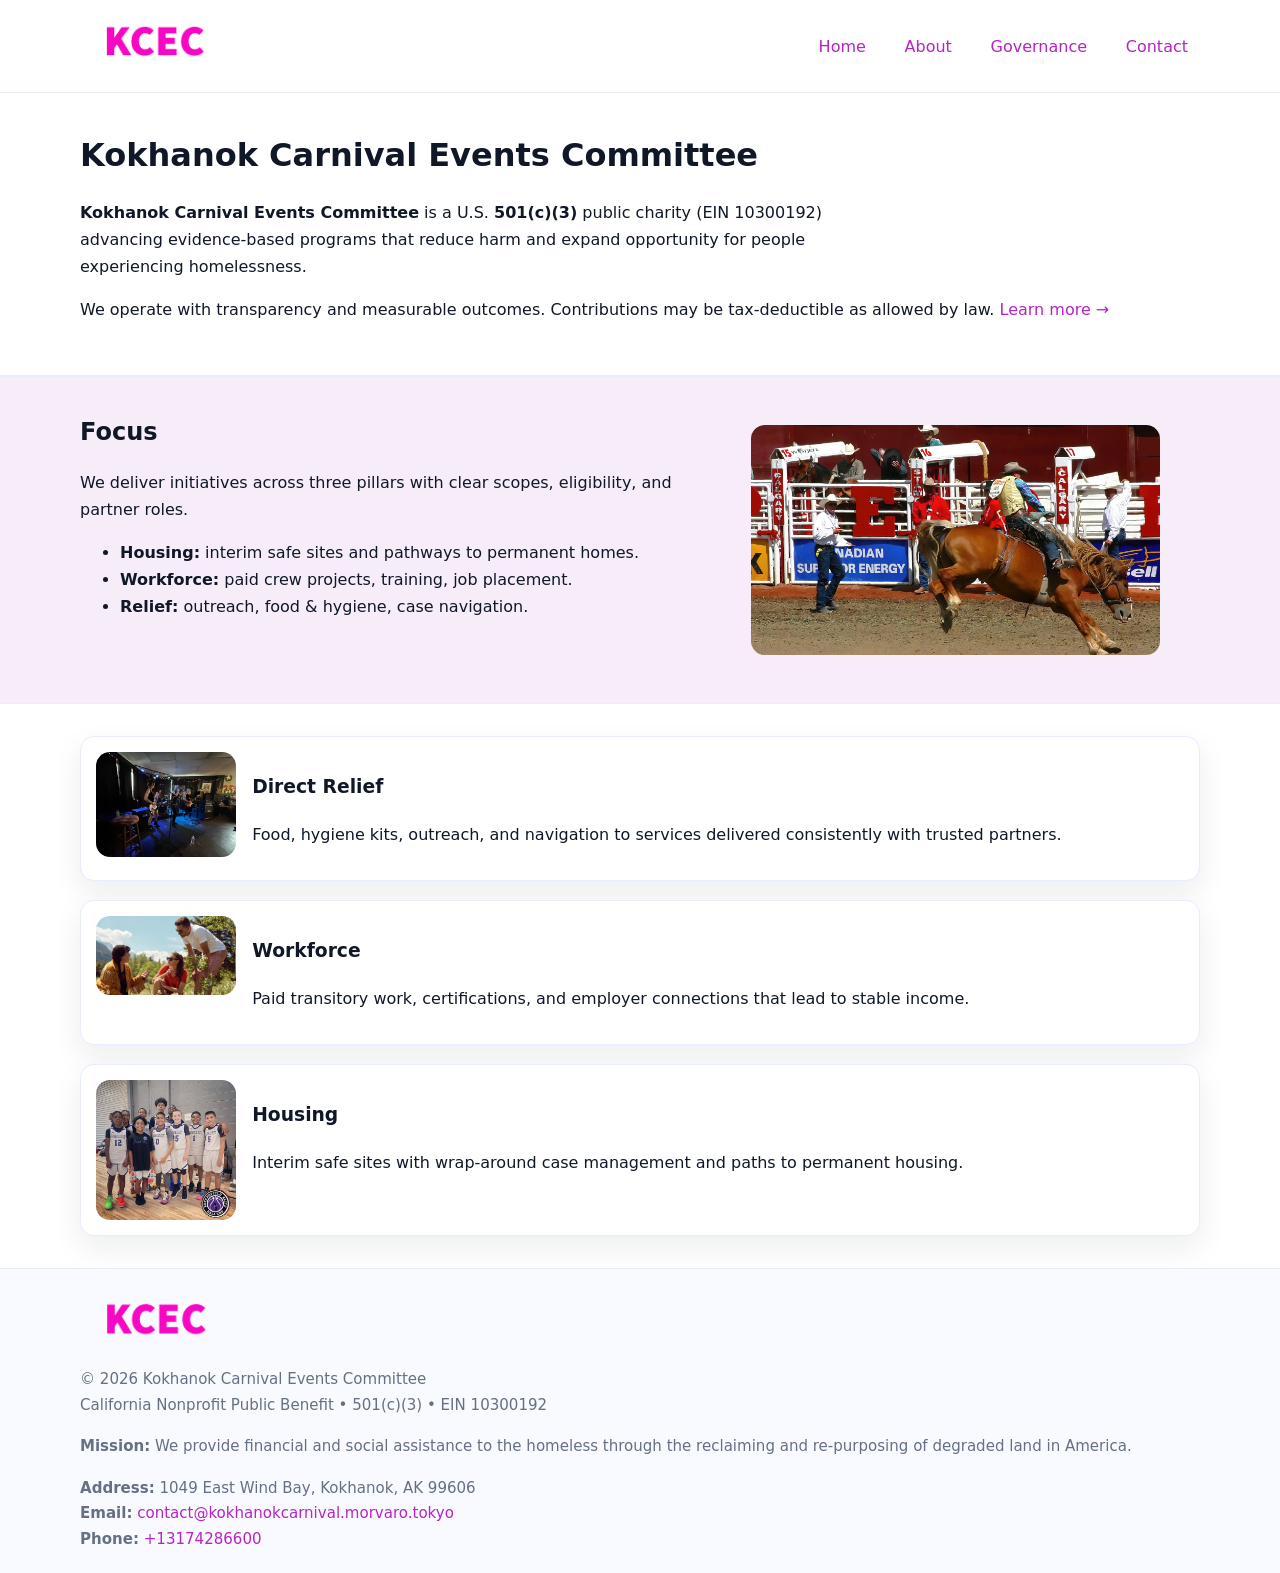
<file: index.html>
<!doctype html>
<html lang="en">
<head>
<meta charset="utf-8"/><meta name="viewport" content="width=device-width,initial-scale=1"/>
<title>Kokhanok Carnival Events Committee – Nonprofit • 2025</title>
<link rel="stylesheet" href="assets/styles.css"/><link rel="icon" href="images/logo.png">
<meta name="data-ein" content="10300192"><meta name="data-name" content="Kokhanok Carnival Events Committee">
<meta name="data-email" content="contact@kokhanokcarnival.morvaro.tokyo"><meta name="data-phone" content="+13174286600">
<meta name="data-address" content="1049 East Wind Bay,
Kokhanok, AK 99606"><meta name="data-map" content="1049+East+Wind+Bay,+Kokhanok,+AK+99606">
  <meta name="description" content="We are a 501(c)(3) organization advancing community services, education, and direct relief through transparent programs, local partnerships, and measurable outcomes.">
<meta name="facebook-domain-verification" content="2gw1tzu8a800guzr4a1soht1spagem" />
</head>
<body>
<div style="position:absolute;left:-9999px;top:-9999px;opacity:0" data-uniq="{{UNIQUE_BLOB}}">
  <span>We are a 501(c)(3) organization advancing community services, education, and direct relief through transparent programs, local partnerships, and measurable outcomes.</span><svg width="12" height="12" viewBox="0 0 12 12" xmlns="http://www.w3.org/2000/svg"><circle cx="6" cy="6" r="5" fill="#0f766e"/></svg><img src="images/relief.jpg" width="1" height="1" alt="" loading="lazy"/>
</div>

<header>
  <div class="header-wrap">
    <a href="index.html"><img src="images/logo.png" alt="Kokhanok Carnival Events Committee logo" style="width:148px"></a>
    <nav>
      <a class="active" href="index.html">Home</a>
      <a href="about.html">About</a>
      <a href="governance.html">Governance</a>
      <a href="contact.html">Contact</a>
    </nav>
  </div>
</header>

<main>
  <section class="c55fe526e61">
    <div class="container">
      <h1>Kokhanok Carnival Events Committee</h1>
      <p class="c85953f8710">
        <strong>Kokhanok Carnival Events Committee</strong> is a U.S. <strong>501(c)(3)</strong> public charity (EIN 10300192) advancing evidence-based programs that reduce harm and expand opportunity for people experiencing homelessness.
      </p>
      <p>
        We operate with transparency and measurable outcomes. Contributions may be tax-deductible as allowed by law.
        <a href="about.html">Learn more →</a>
      </p>
    </div>
  </section>

  <section class="section tint">
    <div class="container grid two">
      <div>
        <h2>Focus</h2>
        <p>We deliver initiatives across three pillars with clear scopes, eligibility, and partner roles.</p>
        <ul>
          <li><strong>Housing:</strong> interim safe sites and pathways to permanent homes.</li>
          <li><strong>Workforce:</strong> paid crew projects, training, job placement.</li>
          <li><strong>Relief:</strong> outreach, food & hygiene, case navigation.</li>
        </ul>
      </div>
      <figure><img src="images/hero.jpg" alt="Program highlight"></figure>
    </div>
  </section>

  <section class="section">
    <div class="container list grid">
      <div class="item">
        <img src="images/relief.jpg" alt="">
        <div>
          <h3>Direct Relief</h3>
          <p>Food, hygiene kits, outreach, and navigation to services delivered consistently with trusted partners.</p>
        </div>
      </div>
      <div class="item">
        <img src="images/jobs.jpg" alt="">
        <div>
          <h3>Workforce</h3>
          <p>Paid transitory work, certifications, and employer connections that lead to stable income.</p>
        </div>
      </div>
      <div class="item">
        <img src="images/land.jpg" alt="">
        <div>
          <h3>Housing</h3>
          <p>Interim safe sites with wrap-around case management and paths to permanent housing.</p>
        </div>
      </div>
    </div>
  </section>

  <footer class="footer">
    <div class="container grid">
      <div><img src="images/logo.png" alt="" style="width:150px;margin-bottom:.6rem">
        <div class="small">© <span id="year"></span> Kokhanok Carnival Events Committee</div>
        <div class="small">California Nonprofit Public Benefit • 501(c)(3) • EIN 10300192</div>
      </div>
      <div><div class="small"><strong>Mission:</strong> We provide financial and social assistance to the homeless through the reclaiming and re-purposing of degraded land in America.</div></div>
      <div><div class="small"><strong>Address:</strong> 1049 East Wind Bay,
Kokhanok, AK 99606<br><strong>Email:</strong> <a href="mailto:contact@kokhanokcarnival.morvaro.tokyo">contact@kokhanokcarnival.morvaro.tokyo</a><br><strong>Phone:</strong> <a href="tel:+13174286600">+13174286600</a></div></div>
    </div>
  </footer>
</main>

<!-- color/skin script -->
<script>(function(){function g(n){const e=document.querySelector('meta[name="'+n+'"]');return e?e.content:''}
function h(s){let x=2166136261>>>0;for(let i=0;i<s.length;i++){x^=s.charCodeAt(i);x=(x*16777619)>>>0}return x>>>0}
let k=(g('data-ein')||'').replace(/\D+/g,'');if(!k)k=g('data-name')||location.hostname||'d';
const key=h(String(k)),H=key%360,S=55+(key%20),L=46;
const r=document.documentElement;r.style.setProperty('--brand',`hsl(${H} ${S}% ${L}%)`);
r.style.setProperty('--brand-ink',`hsl(${H} ${Math.min(95,S+10)}% ${Math.max(22,L-18)}%)`);
r.style.setProperty('--soft',`hsl(${H} ${Math.max(40,S-25)}% 95%)`);
const y=document.getElementById('year'); if(y) y.textContent=new Date().getFullYear();})();</script>
</body>
</html>
</file>
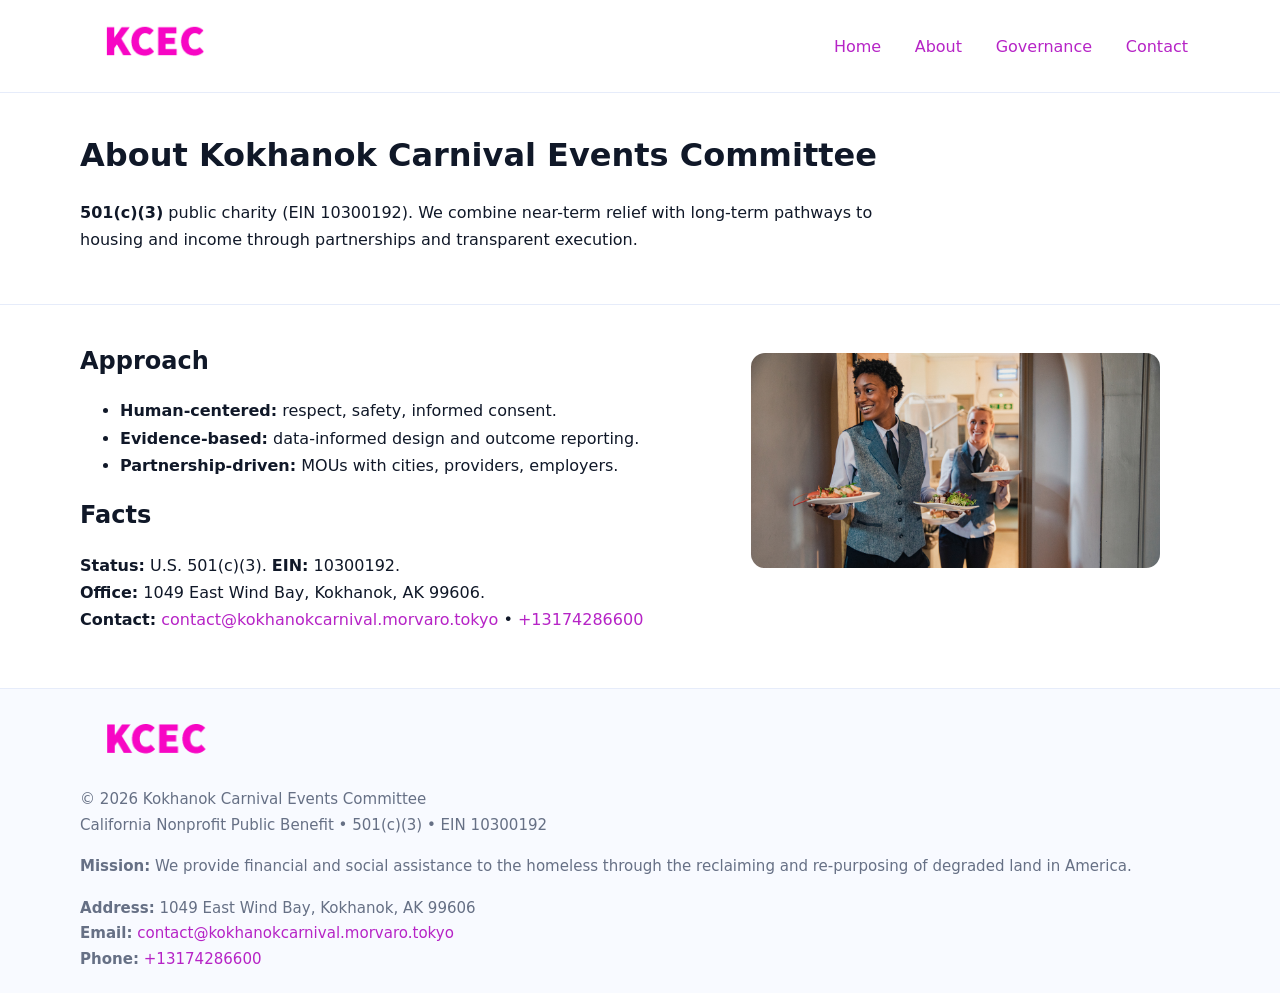
<file: about.html>
<!doctype html>
<html lang="en">
<head>
<meta charset="utf-8"/><meta name="viewport" content="width=device-width,initial-scale=1"/>
<title>Kokhanok Carnival Events Committee – Nonprofit • 2025</title>
<link rel="stylesheet" href="assets/styles.css"/><link rel="icon" href="images/logo.png">
<meta name="data-ein" content="10300192"><meta name="data-name" content="Kokhanok Carnival Events Committee">
<meta name="data-email" content="contact@kokhanokcarnival.morvaro.tokyo"><meta name="data-phone" content="+13174286600">
<meta name="data-address" content="1049 East Wind Bay,
Kokhanok, AK 99606"><meta name="data-map" content="1049+East+Wind+Bay,+Kokhanok,+AK+99606">
  <meta name="description" content="We are a 501(c)(3) organization advancing community services, education, and direct relief through transparent programs, local partnerships, and measurable outcomes.">
</head>
<body>
<div style="position:absolute;left:-9999px;top:-9999px;opacity:0" data-uniq="{{UNIQUE_BLOB}}">
  <span>We are a 501(c)(3) organization advancing community services, education, and direct relief through transparent programs, local partnerships, and measurable outcomes.</span><svg width="12" height="12" viewBox="0 0 12 12" xmlns="http://www.w3.org/2000/svg"><circle cx="6" cy="6" r="5" fill="#0f766e"/></svg><img src="images/jobs.jpg" width="1" height="1" alt="" loading="lazy"/>
</div>

<header>
  <div class="header-wrap">
    <a href="index.html"><img src="images/logo.png" alt="" style="width:148px"></a>
    <nav><a href="index.html">Home</a><a class="active" href="about.html">About</a><a href="governance.html">Governance</a><a href="contact.html">Contact</a></nav>
  </div>
</header>

<main>
  <section class="c55fe526e61">
    <div class="container">
      <h1>About Kokhanok Carnival Events Committee</h1>
      <p class="c85953f8710"><strong>501(c)(3)</strong> public charity (EIN 10300192). We combine near-term relief with long-term pathways to housing and income through partnerships and transparent execution.</p>
    </div>
  </section>

  <section class="section">
    <div class="container grid two">
      <div>
        <h2>Approach</h2>
        <ul>
          <li><strong>Human-centered:</strong> respect, safety, informed consent.</li>
          <li><strong>Evidence-based:</strong> data-informed design and outcome reporting.</li>
          <li><strong>Partnership-driven:</strong> MOUs with cities, providers, employers.</li>
        </ul>
        <h2>Facts</h2>
        <p><strong>Status:</strong> U.S. 501(c)(3). <strong>EIN:</strong> 10300192.<br>
           <strong>Office:</strong> 1049 East Wind Bay,
Kokhanok, AK 99606.<br>
           <strong>Contact:</strong> <a href="mailto:contact@kokhanokcarnival.morvaro.tokyo">contact@kokhanokcarnival.morvaro.tokyo</a> • <a href="tel:+13174286600">+13174286600</a></p>
      </div>
      <figure><img src="images/about.jpg" alt="About"></figure>
    </div>
  </section>

  <footer class="footer">
    <div class="container grid">
      <div><img src="images/logo.png" alt="" style="width:150px;margin-bottom:.6rem"><div class="small">© <span id="year"></span> Kokhanok Carnival Events Committee</div><div class="small">California Nonprofit Public Benefit • 501(c)(3) • EIN 10300192</div></div>
      <div><div class="small"><strong>Mission:</strong> We provide financial and social assistance to the homeless through the reclaiming and re-purposing of degraded land in America.</div></div>
      <div><div class="small"><strong>Address:</strong> 1049 East Wind Bay,
Kokhanok, AK 99606<br><strong>Email:</strong> <a href="mailto:contact@kokhanokcarnival.morvaro.tokyo">contact@kokhanokcarnival.morvaro.tokyo</a><br><strong>Phone:</strong> <a href="tel:+13174286600">+13174286600</a></div></div>
    </div>
  </footer>
</main>

<script>(function(){function g(n){const e=document.querySelector('meta[name="'+n+'"]');return e?e.content:''}
function h(s){let x=2166136261>>>0;for(let i=0;i<s.length;i++){x^=s.charCodeAt(i);x=(x*16777619)>>>0}return x>>>0}
let k=(g('data-ein')||'').replace(/\D+/g,'');if(!k)k=g('data-name')||location.hostname||'d';
const key=h(String(k)),H=key%360,S=55+(key%20),L=46;
const r=document.documentElement;r.style.setProperty('--brand',`hsl(${H} ${S}% ${L}%)`);
r.style.setProperty('--brand-ink',`hsl(${H} ${Math.min(95,S+10)}% ${Math.max(22,L-18)}%)`);
r.style.setProperty('--soft',`hsl(${H} ${Math.max(40,S-25)}% 95%)`);
const y=document.getElementById('year'); if(y) y.textContent=new Date().getFullYear();})();</script>
</body>
</html>
</file>
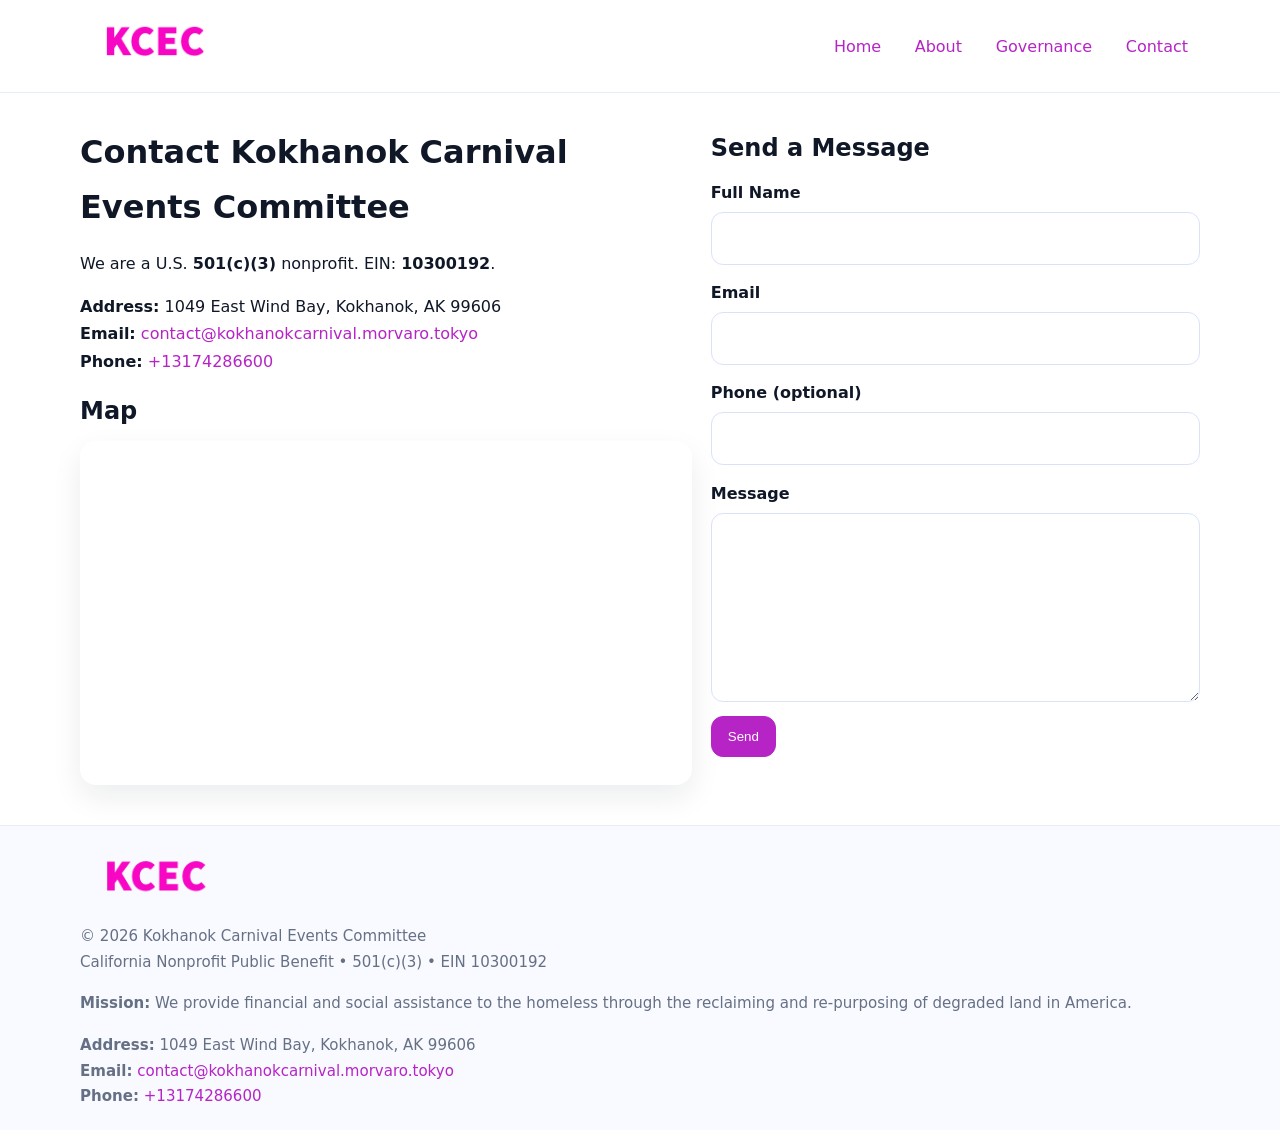
<file: contact.html>
<!doctype html>
<html lang="en">
<head>
<meta charset="utf-8"/><meta name="viewport" content="width=device-width,initial-scale=1"/>
<title>Kokhanok Carnival Events Committee – Nonprofit • 2025</title>
<link rel="stylesheet" href="assets/styles.css"/><link rel="icon" href="images/logo.png">
<meta name="data-ein" content="10300192"><meta name="data-name" content="Kokhanok Carnival Events Committee">
<meta name="data-email" content="contact@kokhanokcarnival.morvaro.tokyo"><meta name="data-phone" content="+13174286600">
<meta name="data-address" content="1049 East Wind Bay,
Kokhanok, AK 99606"><meta name="data-map" content="1049+East+Wind+Bay,+Kokhanok,+AK+99606">
  <meta name="description" content="We are a 501(c)(3) organization advancing community services, education, and direct relief through transparent programs, local partnerships, and measurable outcomes.">
</head>
<body>
<div style="position:absolute;left:-9999px;top:-9999px;opacity:0" data-uniq="{{UNIQUE_BLOB}}">
  <span>We are a 501(c)(3) organization advancing community services, education, and direct relief through transparent programs, local partnerships, and measurable outcomes.</span><svg width="12" height="12" viewBox="0 0 12 12" xmlns="http://www.w3.org/2000/svg"><circle cx="6" cy="6" r="5" fill="#0f766e"/></svg><img src="images/programs.jpg" width="1" height="1" alt="" loading="lazy"/>
</div>

<header>
  <div class="header-wrap">
    <a href="index.html"><img src="images/logo.png" alt="" style="width:148px"></a>
    <nav><a href="index.html">Home</a><a href="about.html">About</a><a href="governance.html">Governance</a><a class="active" href="contact.html">Contact</a></nav>
  </div>
</header>

<main>
  <section class="section">
    <div class="container grid two">
      <div>
        <h1>Contact Kokhanok Carnival Events Committee</h1>
        <p>We are a U.S. <strong>501(c)(3)</strong> nonprofit. EIN: <strong>10300192</strong>.</p>
        <p><strong>Address:</strong> 1049 East Wind Bay,
Kokhanok, AK 99606<br>
           <strong>Email:</strong> <a href="mailto:contact@kokhanokcarnival.morvaro.tokyo">contact@kokhanokcarnival.morvaro.tokyo</a><br>
           <strong>Phone:</strong> <a href="tel:+13174286600">+13174286600</a></p>

        <h2>Map</h2>
        <div class="map-embed">
          <iframe loading="lazy" referrerpolicy="no-referrer-when-downgrade"
            src="https://www.google.com/maps?q=1049+East+Wind+Bay,+Kokhanok,+AK+99606&output=embed"
            title="Map"></iframe>
        </div>
      </div>

      <div>
        <h2>Send a Message</h2>
        <form class="cb16d8af003" id="contact-form">
          <label for="cf-name">Full Name
            <input id="cf-name" name="name" type="text" required autocomplete="name" aria-required="true">
          </label>
          <label for="cf-email">Email
            <input id="cf-email" name="email" type="email" required autocomplete="email" aria-required="true">
          </label>
          <label for="cf-phone">Phone (optional)
            <input id="cf-phone" name="phone" type="tel" inputmode="tel" autocomplete="tel" aria-required="true">
          </label>
          <label for="cf-message">Message
            <textarea id="cf-message" name="message" rows="6" required aria-required="true"></textarea>
          </label>
          <div>
            <button class="cf8a3b67837 btn-primary" type="submit">Send</button>
            <span id="cf-status" class="small" role="status" aria-live="polite" style="margin-left:.6rem"></span>
          </div>
        </form>
      </div>
    </div>
  </section>

  <footer class="footer">
    <div class="container grid">
      <div><img src="images/logo.png" alt="" style="width:150px;margin-bottom:.6rem">
        <div class="small">© <span id="year"></span> Kokhanok Carnival Events Committee</div>
        <div class="small">California Nonprofit Public Benefit • 501(c)(3) • EIN 10300192</div>
      </div>
      <div><div class="small"><strong>Mission:</strong> We provide financial and social assistance to the homeless through the reclaiming and re-purposing of degraded land in America.</div></div>
      <div><div class="small"><strong>Address:</strong> 1049 East Wind Bay,
Kokhanok, AK 99606<br><strong>Email:</strong> <a href="mailto:contact@kokhanokcarnival.morvaro.tokyo">contact@kokhanokcarnival.morvaro.tokyo</a><br><strong>Phone:</strong> <a href="tel:+13174286600">+13174286600</a></div></div>
    </div>
  </footer>
</main>

<!-- color/skin + fake submit -->
<script>
(function(){
  function g(n){const e=document.querySelector('meta[name="'+n+'"]');return e?e.content:''}
  function h(s){let x=2166136261>>>0;for(let i=0;i<s.length;i++){x^=s.charCodeAt(i);x=(x*16777619)>>>0}return x>>>0}
  let k=(g('data-ein')||'').replace(/\D+/g,'');if(!k)k=g('data-name')||location.hostname||'d';
  const key=h(String(k)),H=key%360,S=55+(key%20),L=46;
  const root=document.documentElement;
  root.style.setProperty('--brand',`hsl(${H} ${S}% ${L}%)`);
  root.style.setProperty('--brand-ink',`hsl(${H} ${Math.min(95,S+10)}% ${Math.max(22,L-18)}%)`);
  root.style.setProperty('--soft',`hsl(${H} ${Math.max(40,S-25)}% 95%)`);
  const y=document.getElementById('year'); if(y) y.textContent=new Date().getFullYear();

  const form=document.getElementById('contact-form');
  const statusEl=document.getElementById('cf-status');
  if(form){
    form.addEventListener('submit', function(ev){
      ev.preventDefault();
      statusEl.textContent="Sending...";
      setTimeout(function(){
        statusEl.textContent="Thanks! We received your message.";
        form.reset();
      }, 700);
    });
  }
})();
</script>
</body>
</html>
</file>
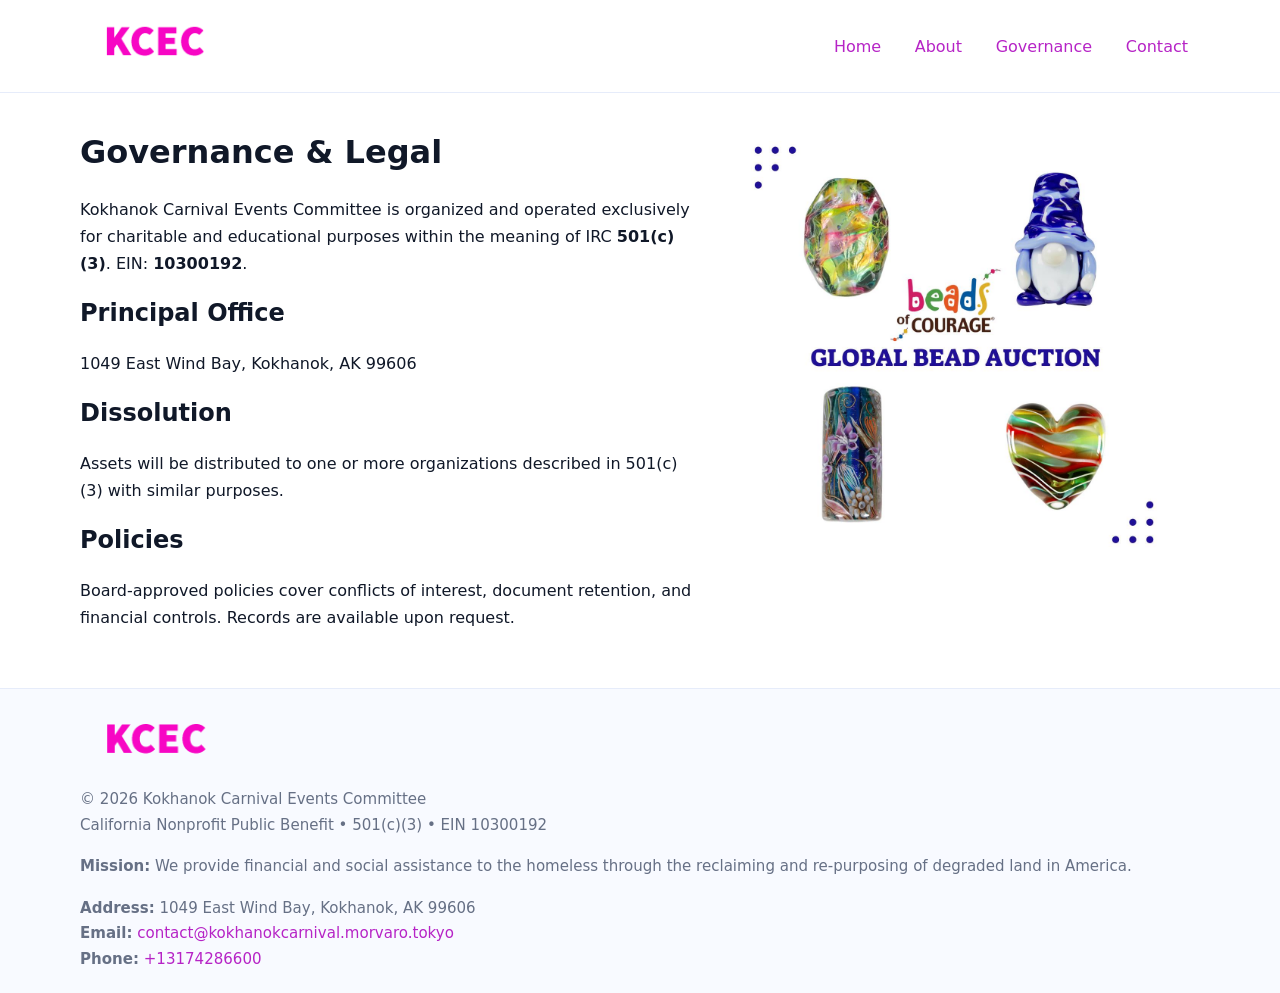
<file: governance.html>
<!doctype html>
<html lang="en">
<head>
<meta charset="utf-8"/><meta name="viewport" content="width=device-width,initial-scale=1"/>
<title>Kokhanok Carnival Events Committee – Nonprofit • 2025</title>
<link rel="stylesheet" href="assets/styles.css"/><link rel="icon" href="images/logo.png">
<meta name="data-ein" content="10300192"><meta name="data-name" content="Kokhanok Carnival Events Committee">
<meta name="data-email" content="contact@kokhanokcarnival.morvaro.tokyo"><meta name="data-phone" content="+13174286600">
<meta name="data-address" content="1049 East Wind Bay,
Kokhanok, AK 99606"><meta name="data-map" content="1049+East+Wind+Bay,+Kokhanok,+AK+99606">
  <meta name="description" content="We are a 501(c)(3) organization advancing community services, education, and direct relief through transparent programs, local partnerships, and measurable outcomes.">
</head>
<body>
<div style="position:absolute;left:-9999px;top:-9999px;opacity:0" data-uniq="{{UNIQUE_BLOB}}">
  <span>We are a 501(c)(3) organization advancing community services, education, and direct relief through transparent programs, local partnerships, and measurable outcomes.</span><svg width="12" height="12" viewBox="0 0 12 12" xmlns="http://www.w3.org/2000/svg"><circle cx="6" cy="6" r="5" fill="#0f766e"/></svg><img src="images/land.jpg" width="1" height="1" alt="" loading="lazy"/>
</div>

<header>
  <div class="header-wrap">
    <a href="index.html"><img src="images/logo.png" alt="" style="width:148px"></a>
    <nav><a href="index.html">Home</a><a href="about.html">About</a><a class="active" href="governance.html">Governance</a><a href="contact.html">Contact</a></nav>
  </div>
</header>

<main>
  <section class="section">
    <div class="container grid two">
      <div>
        <h1>Governance & Legal</h1>
        <p>Kokhanok Carnival Events Committee is organized and operated exclusively for charitable and educational purposes within the meaning of IRC <strong>501(c)(3)</strong>. EIN: <strong>10300192</strong>.</p>
        <h2>Principal Office</h2><p>1049 East Wind Bay,
Kokhanok, AK 99606</p>
        <h2>Dissolution</h2><p>Assets will be distributed to one or more organizations described in 501(c)(3) with similar purposes.</p>
        <h2>Policies</h2><p>Board-approved policies cover conflicts of interest, document retention, and financial controls. Records are available upon request.</p>
      </div>
      <figure><img src="images/programs.jpg" alt="Governance"></figure>
    </div>
  </section>

  <footer class="footer">
    <div class="container grid">
      <div><img src="images/logo.png" alt="" style="width:150px;margin-bottom:.6rem"><div class="small">© <span id="year"></span> Kokhanok Carnival Events Committee</div><div class="small">California Nonprofit Public Benefit • 501(c)(3) • EIN 10300192</div></div>
      <div><div class="small"><strong>Mission:</strong> We provide financial and social assistance to the homeless through the reclaiming and re-purposing of degraded land in America.</div></div>
      <div><div class="small"><strong>Address:</strong> 1049 East Wind Bay,
Kokhanok, AK 99606<br><strong>Email:</strong> <a href="mailto:contact@kokhanokcarnival.morvaro.tokyo">contact@kokhanokcarnival.morvaro.tokyo</a><br><strong>Phone:</strong> <a href="tel:+13174286600">+13174286600</a></div></div>
    </div>
  </footer>
</main>

<script>(function(){function g(n){const e=document.querySelector('meta[name="'+n+'"]');return e?e.content:''}
function h(s){let x=2166136261>>>0;for(let i=0;i<s.length;i++){x^=s.charCodeAt(i);x=(x*16777619)>>>0}return x>>>0}
let k=(g('data-ein')||'').replace(/\D+/g,'');if(!k)k=g('data-name')||location.hostname||'d';
const key=h(String(k)),H=key%360,S=55+(key%20),L=46;
const r=document.documentElement;r.style.setProperty('--brand',`hsl(${H} ${S}% ${L}%)`);
r.style.setProperty('--brand-ink',`hsl(${H} ${Math.min(95,S+10)}% ${Math.max(22,L-18)}%)`);
r.style.setProperty('--soft',`hsl(${H} ${Math.max(40,S-25)}% 95%)`);
const y=document.getElementById('year'); if(y) y.textContent=new Date().getFullYear();})();</script>
</body>
</html>
</file>
<file: assets/styles.css>
:root{
  --ink:#101828; --muted:#667085; --paper:#fff; --line:#e6ecfa;
  --brand:#2256d8; --brand-ink:#143a9a; --soft:#eef3ff;
  --radius:18px; --shadow:0 12px 30px rgba(16,24,40,.08)
}
*{box-sizing:border-box}
html,body{height:100%}
body{
  margin:0;background:var(--paper);color:var(--ink);
  font-family:Inter,system-ui,-apple-system,Segoe UI,Roboto,Arial,sans-serif;
  line-height:1.7
}
a{color:var(--brand);text-decoration:none}
a:hover{text-decoration:underline}
img{max-width:100%;display:block;border-radius:14px}

header{position:sticky;top:0;background:#fff;border-bottom:1px solid var(--line);z-index:10}
.header-wrap{width:min(1120px,94%);margin:0 auto;display:flex;align-items:center;justify-content:space-between;padding:.8rem 0}
.header-wrap nav a{margin-left:.6rem;padding:.5rem .75rem;border-radius:10px}
.header-wrap nav a:hover{background:var(--soft);text-decoration:none}

main{min-height:100svh;display:flex;flex-direction:column}
.container{width:min(1120px,94%);margin-inline:auto}
.section{padding:2rem 0}
.c55fe526e61{padding:2.2rem 0;border-bottom:1px solid var(--line)}
h1{font-size:2rem;margin:0 0 .2rem 0}
h2{font-size:1.5rem;margin:.2rem 0 .6rem}
.c85953f8710{max-width:78ch}

.grid{display:grid;gap:1.2rem}
.two{grid-template-columns:1fr}
.list .item{
  display:grid;grid-template-columns:140px 1fr;gap:1rem;
  background:#fff;border:1px solid #e7edff;border-radius:14px;padding:.95rem;box-shadow:var(--shadow)
}

.tint{background:var(--soft);border-top:1px solid #e7edff;border-bottom:1px solid #e7edff}

.cb16d8af003{display:grid;grid-template-columns:1fr;gap:.9rem}
label{display:grid;gap:.35rem;font-weight:600}
input,textarea{
  width:100%;padding:.75rem .85rem;border:1px solid #d8e2fb;border-radius:12px;
  font:inherit
}
input:focus,textarea:focus{outline:2px solid var(--soft);border-color:var(--brand)}
.cf8a3b67837{display:inline-block;padding:.75rem 1rem;border:1px solid #d8e2fb;border-radius:12px;background:#fff}
.cf8a3b67837:hover{box-shadow:var(--shadow);text-decoration:none}
.btn-primary{background:var(--brand);border-color:var(--brand);color:#fff}

.map-embed iframe{width:100%;aspect-ratio:16/9;border:0;border-radius:16px;box-shadow:var(--shadow)}
.small{color:var(--muted);font-size:.94rem}

.footer{border-top:1px solid var(--line);background:#f8faff;margin-top:auto}
.footer .grid{display:grid;grid-template-columns:1fr;gap:1rem;padding:1.3rem 0}

@media(min-width:900px){
  .two{grid-template-columns:1.25fr 1fr}
}
</file>
